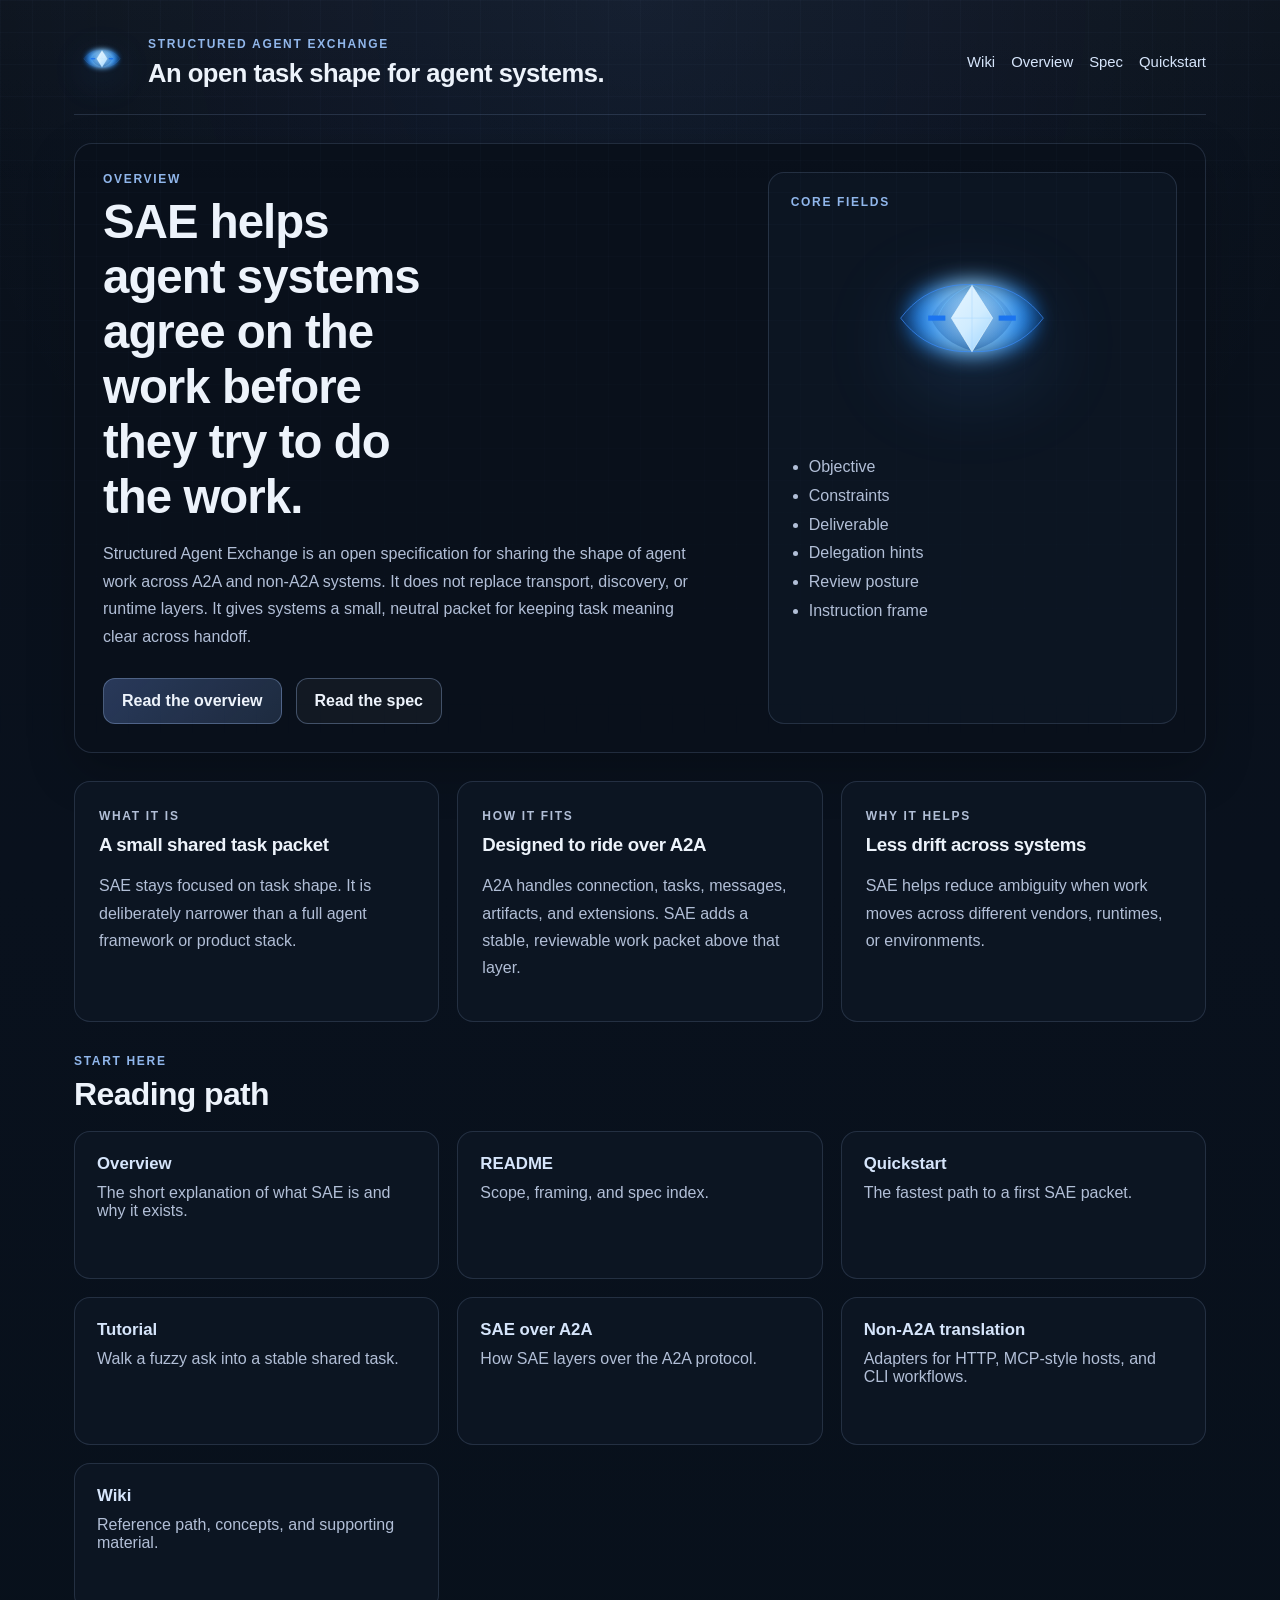
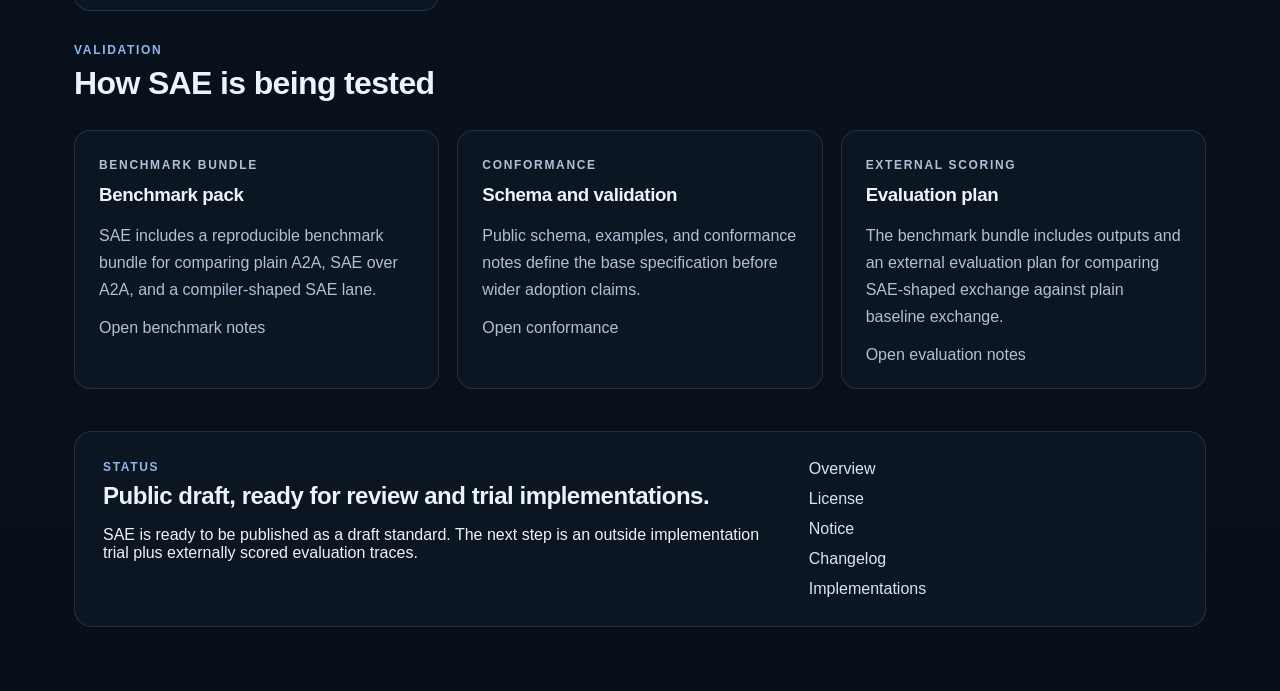
<file: docs/index.html>
<!doctype html>
<html lang="en">
  <head>
    <meta charset="utf-8" />
    <meta name="viewport" content="width=device-width, initial-scale=1" />
    <title>SAE | Structured Agent Exchange</title>
    <meta
      name="description"
      content="Structured Agent Exchange (SAE) is an open specification for sharing the shape of agent work across A2A and non-A2A systems."
    />
    <link rel="icon" href="./favicon.svg" type="image/svg+xml" />
    <link rel="stylesheet" href="./styles.css" />
  </head>
  <body>
    <div class="site-shell">
      <header class="topbar">
        <div class="brand-lockup">
          <img class="brand-mark" src="./sae-mark.svg" alt="SAE mark" />
          <div>
            <p class="eyebrow">Structured Agent Exchange</p>
            <h1>An open task shape for agent systems.</h1>
          </div>
        </div>
        <nav class="topnav">
          <a href="./wiki.html">Wiki</a>
          <a href="../OVERVIEW.md">Overview</a>
          <a href="../README.md">Spec</a>
          <a href="../QUICKSTART.md">Quickstart</a>
        </nav>
      </header>

      <main>
        <section class="hero">
          <div class="hero-copy">
            <p class="kicker">Overview</p>
            <h2>SAE helps agent systems agree on the work before they try to do the work.</h2>
            <p class="lede">
              Structured Agent Exchange is an open specification for sharing the shape of agent
              work across A2A and non-A2A systems. It does not replace transport, discovery, or
              runtime layers. It gives systems a small, neutral packet for keeping task meaning
              clear across handoff.
            </p>
            <div class="hero-actions">
              <a class="button button-primary" href="../OVERVIEW.md">Read the overview</a>
              <a class="button" href="../README.md">Read the spec</a>
            </div>
          </div>
          <div class="hero-panel">
            <p class="panel-label">Core fields</p>
            <div class="hero-mark-wrap">
              <img class="hero-mark" src="./sae-mark.svg" alt="Structured Agent Exchange logo" />
            </div>
            <ul class="feature-list">
              <li>Objective</li>
              <li>Constraints</li>
              <li>Deliverable</li>
              <li>Delegation hints</li>
              <li>Review posture</li>
              <li>Instruction frame</li>
            </ul>
          </div>
        </section>

        <section class="grid-section">
          <article class="card">
            <p class="card-kicker">What it is</p>
            <h3>A small shared task packet</h3>
            <p>
              SAE stays focused on task shape. It is deliberately narrower than a full agent
              framework or product stack.
            </p>
          </article>
          <article class="card">
            <p class="card-kicker">How it fits</p>
            <h3>Designed to ride over A2A</h3>
            <p>
              A2A handles connection, tasks, messages, artifacts, and extensions. SAE adds a
              stable, reviewable work packet above that layer.
            </p>
          </article>
          <article class="card">
            <p class="card-kicker">Why it helps</p>
            <h3>Less drift across systems</h3>
            <p>
              SAE helps reduce ambiguity when work moves across different vendors, runtimes, or
              environments.
            </p>
          </article>
        </section>

        <section class="stack-section">
          <div class="section-heading">
            <p class="kicker">Start here</p>
            <h2>Reading path</h2>
          </div>
          <div class="docs-grid">
            <a class="doc-card" href="../OVERVIEW.md">
              <strong>Overview</strong>
              <span>The short explanation of what SAE is and why it exists.</span>
            </a>
            <a class="doc-card" href="../README.md">
              <strong>README</strong>
              <span>Scope, framing, and spec index.</span>
            </a>
            <a class="doc-card" href="../QUICKSTART.md">
              <strong>Quickstart</strong>
              <span>The fastest path to a first SAE packet.</span>
            </a>
            <a class="doc-card" href="../TUTORIAL.md">
              <strong>Tutorial</strong>
              <span>Walk a fuzzy ask into a stable shared task.</span>
            </a>
            <a class="doc-card" href="../SAE-OVER-A2A.md">
              <strong>SAE over A2A</strong>
              <span>How SAE layers over the A2A protocol.</span>
            </a>
            <a class="doc-card" href="../NON-A2A-TRANSLATION.md">
              <strong>Non-A2A translation</strong>
              <span>Adapters for HTTP, MCP-style hosts, and CLI workflows.</span>
            </a>
            <a class="doc-card" href="./wiki.html">
              <strong>Wiki</strong>
              <span>Reference path, concepts, and supporting material.</span>
            </a>
          </div>
        </section>

        <section class="stack-section">
          <div class="section-heading">
            <p class="kicker">Validation</p>
            <h2>How SAE is being tested</h2>
          </div>
          <div class="grid-section">
            <article class="card">
              <p class="card-kicker">Benchmark bundle</p>
              <h3>Benchmark pack</h3>
              <p>
                SAE includes a reproducible benchmark bundle for comparing plain A2A, SAE over
                A2A, and a compiler-shaped SAE lane.
              </p>
              <a class="inline-link" href="../poc/README.md">Open benchmark notes</a>
            </article>
            <article class="card">
              <p class="card-kicker">Conformance</p>
              <h3>Schema and validation</h3>
              <p>
                Public schema, examples, and conformance notes define the base specification before
                wider adoption claims.
              </p>
              <a class="inline-link" href="../CONFORMANCE.md">Open conformance</a>
            </article>
            <article class="card">
              <p class="card-kicker">External scoring</p>
              <h3>Evaluation plan</h3>
              <p>
                The benchmark bundle includes outputs and an external evaluation plan for
                comparing SAE-shaped exchange against plain baseline exchange.
              </p>
              <a class="inline-link" href="../poc/EXTERNAL-EVALUATION-OPTIONS.md">Open evaluation notes</a>
            </article>
          </div>
        </section>

        <section class="footer-band">
          <div>
            <p class="kicker">Status</p>
            <h2>Public draft, ready for review and trial implementations.</h2>
            <p>
              SAE is ready to be published as a draft standard. The next step is an outside
              implementation trial plus externally scored evaluation traces.
            </p>
          </div>
          <div class="footer-links">
            <a href="../OVERVIEW.md">Overview</a>
            <a href="../LICENSE">License</a>
            <a href="../NOTICE">Notice</a>
            <a href="../CHANGELOG.md">Changelog</a>
            <a href="../IMPLEMENTATIONS.md">Implementations</a>
          </div>
        </section>
      </main>
    </div>
  </body>
</html>
</file>
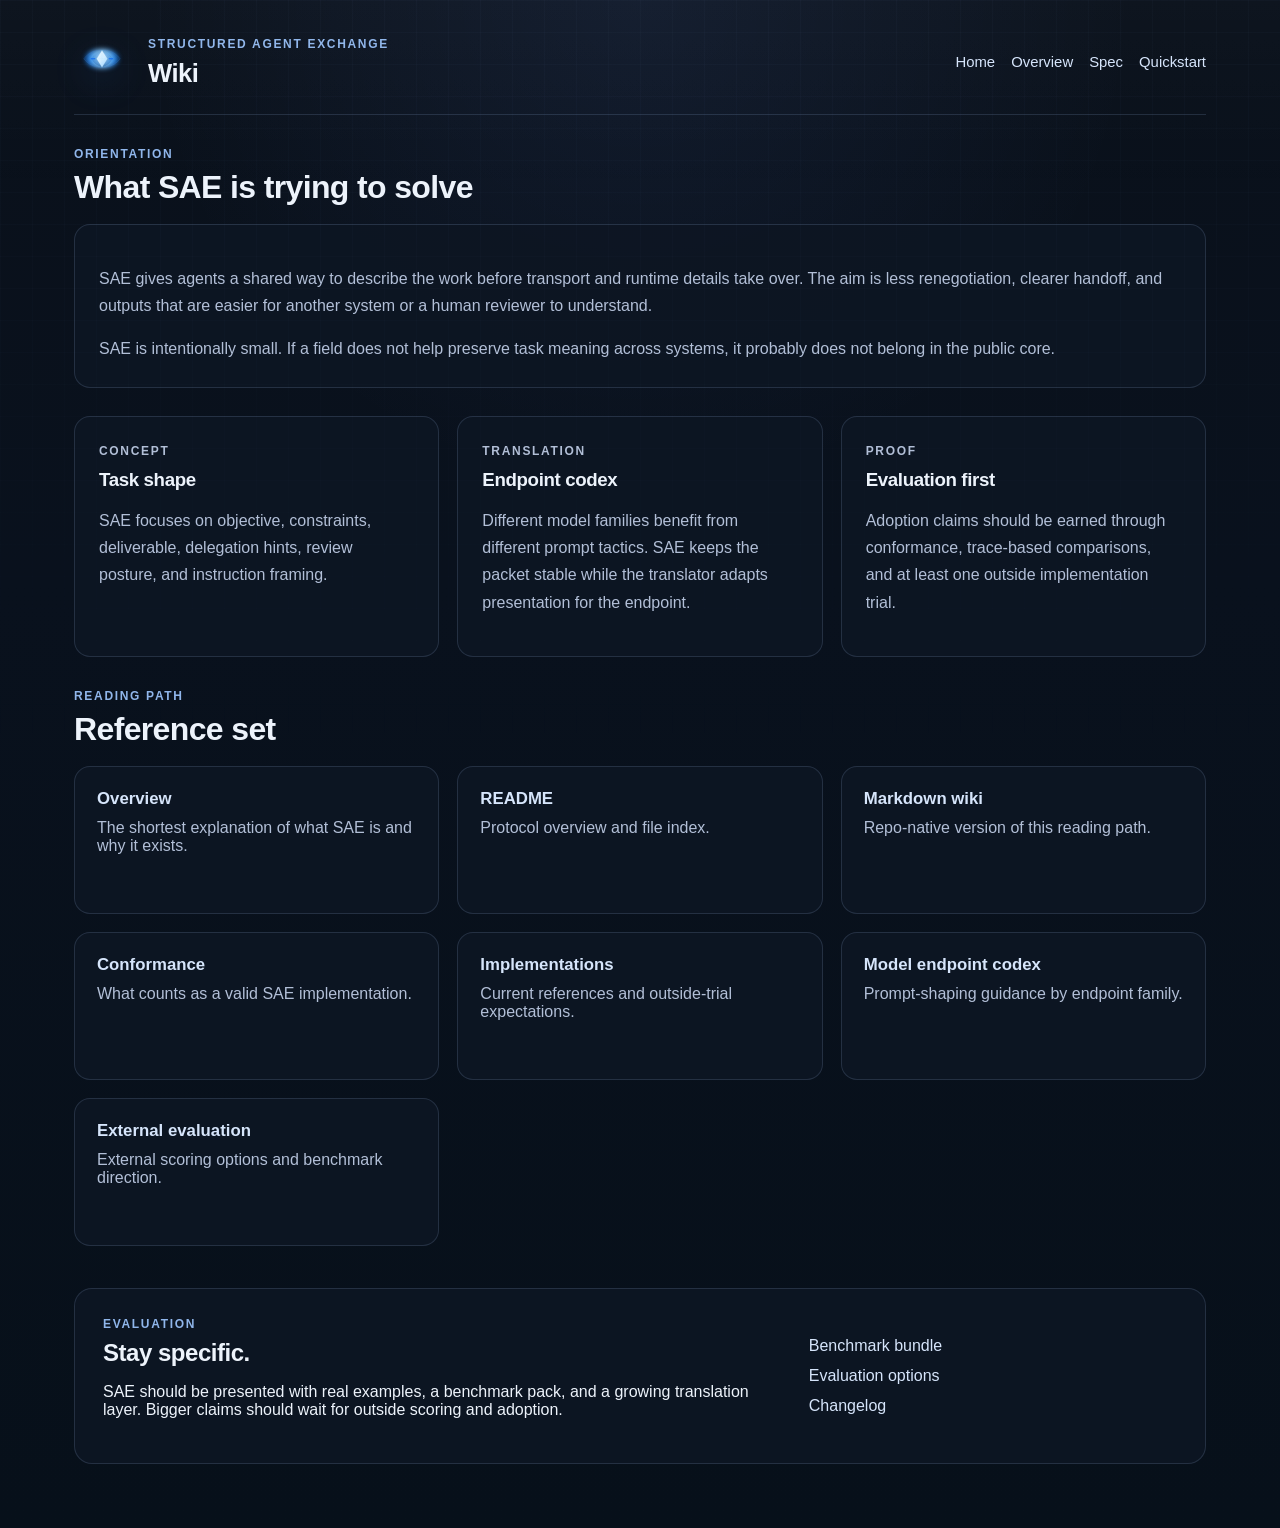
<file: docs/wiki.html>
<!doctype html>
<html lang="en">
  <head>
    <meta charset="utf-8" />
    <meta name="viewport" content="width=device-width, initial-scale=1" />
    <title>SAE Wiki</title>
    <meta
      name="description"
      content="Wiki and reading path for Structured Agent Exchange (SAE)."
    />
    <link rel="icon" href="./favicon.svg" type="image/svg+xml" />
    <link rel="stylesheet" href="./styles.css" />
  </head>
  <body>
    <div class="site-shell">
      <header class="topbar">
        <div class="brand-lockup">
          <img class="brand-mark" src="./sae-mark.svg" alt="SAE mark" />
          <div>
            <p class="eyebrow">Structured Agent Exchange</p>
            <h1>Wiki</h1>
          </div>
        </div>
        <nav class="topnav">
          <a href="./index.html">Home</a>
          <a href="../OVERVIEW.md">Overview</a>
          <a href="../README.md">Spec</a>
          <a href="../QUICKSTART.md">Quickstart</a>
        </nav>
      </header>

      <main>
        <section class="stack-section">
          <div class="section-heading">
            <p class="kicker">Orientation</p>
            <h2>What SAE is trying to solve</h2>
          </div>
          <article class="card prose-card">
            <p>
              SAE gives agents a shared way to describe the work before transport and runtime
              details take over. The aim is less renegotiation, clearer handoff, and outputs that
              are easier for another system or a human reviewer to understand.
            </p>
            <p>
              SAE is intentionally small. If a field does not help preserve task meaning across
              systems, it probably does not belong in the public core.
            </p>
          </article>
        </section>

        <section class="grid-section">
          <article class="card">
            <p class="card-kicker">Concept</p>
            <h3>Task shape</h3>
            <p>
              SAE focuses on objective, constraints, deliverable, delegation hints, review posture,
              and instruction framing.
            </p>
          </article>
          <article class="card">
            <p class="card-kicker">Translation</p>
            <h3>Endpoint codex</h3>
            <p>
              Different model families benefit from different prompt tactics. SAE keeps the packet
              stable while the translator adapts presentation for the endpoint.
            </p>
          </article>
          <article class="card">
            <p class="card-kicker">Proof</p>
            <h3>Evaluation first</h3>
            <p>
              Adoption claims should be earned through conformance, trace-based comparisons, and at
              least one outside implementation trial.
            </p>
          </article>
        </section>

        <section class="stack-section">
          <div class="section-heading">
            <p class="kicker">Reading path</p>
            <h2>Reference set</h2>
          </div>
          <div class="docs-grid">
            <a class="doc-card" href="../OVERVIEW.md">
              <strong>Overview</strong>
              <span>The shortest explanation of what SAE is and why it exists.</span>
            </a>
            <a class="doc-card" href="../README.md">
              <strong>README</strong>
              <span>Protocol overview and file index.</span>
            </a>
            <a class="doc-card" href="../WIKI.md">
              <strong>Markdown wiki</strong>
              <span>Repo-native version of this reading path.</span>
            </a>
            <a class="doc-card" href="../CONFORMANCE.md">
              <strong>Conformance</strong>
              <span>What counts as a valid SAE implementation.</span>
            </a>
            <a class="doc-card" href="../IMPLEMENTATIONS.md">
              <strong>Implementations</strong>
              <span>Current references and outside-trial expectations.</span>
            </a>
            <a class="doc-card" href="../MODEL-ENDPOINT-CODEX.md">
              <strong>Model endpoint codex</strong>
              <span>Prompt-shaping guidance by endpoint family.</span>
            </a>
            <a class="doc-card" href="../poc/EXTERNAL-EVALUATION-OPTIONS.md">
              <strong>External evaluation</strong>
              <span>External scoring options and benchmark direction.</span>
            </a>
          </div>
        </section>

        <section class="footer-band">
          <div>
            <p class="kicker">Evaluation</p>
            <h2>Stay specific.</h2>
            <p>
              SAE should be presented with real examples, a benchmark pack, and a growing
              translation layer. Bigger claims should wait for outside scoring and adoption.
            </p>
          </div>
          <div class="footer-links">
            <a href="../poc/README.md">Benchmark bundle</a>
            <a href="../poc/EXTERNAL-EVALUATION-OPTIONS.md">Evaluation options</a>
            <a href="../CHANGELOG.md">Changelog</a>
          </div>
        </section>
      </main>
    </div>
  </body>
</html>
</file>
<file: docs/styles.css>
:root {
  color-scheme: dark;
  --bg: #09111d;
  --bg-soft: #101929;
  --panel: rgba(14, 22, 35, 0.92);
  --panel-strong: rgba(10, 17, 28, 0.98);
  --border: rgba(144, 169, 214, 0.18);
  --border-strong: rgba(159, 187, 234, 0.34);
  --text: #edf3fb;
  --muted: #b2bfd7;
  --accent: #90b6eb;
  --accent-strong: #d6e5fb;
  --shadow: 0 18px 48px rgba(0, 0, 0, 0.22);
  --grid: rgba(160, 194, 255, 0.05);
}

* { box-sizing: border-box; }

html,
body {
  margin: 0;
  min-height: 100%;
  background:
    radial-gradient(circle at top center, rgba(111, 150, 255, 0.08), transparent 30%),
    linear-gradient(180deg, #0a111b 0%, #09111d 38%, #07101a 100%);
  color: var(--text);
  font-family: "Segoe UI", "Inter", "SF Pro Text", sans-serif;
}

body::before {
  content: "";
  position: fixed;
  inset: 0;
  background-image:
    linear-gradient(var(--grid) 1px, transparent 1px),
    linear-gradient(90deg, var(--grid) 1px, transparent 1px);
  background-size: 32px 32px;
  mask-image: linear-gradient(180deg, rgba(0, 0, 0, 0.5), transparent 88%);
  pointer-events: none;
}

body::after {
  content: "";
  position: fixed;
  inset: 0;
  background: linear-gradient(180deg, rgba(255, 255, 255, 0.02), transparent 22%);
  pointer-events: none;
}

a { color: var(--accent-strong); text-decoration: none; }
a:hover { color: white; }

.site-shell {
  max-width: 1180px;
  margin: 0 auto;
  padding: 20px 24px 64px;
}

.topbar {
  display: flex;
  justify-content: space-between;
  align-items: center;
  gap: 24px;
  padding: 14px 0 24px;
  border-bottom: 1px solid var(--border);
  margin-bottom: 28px;
}

.brand-lockup {
  display: flex;
  align-items: center;
  gap: 18px;
}

.brand-mark {
  display: block;
  width: 56px;
  height: 56px;
  object-fit: contain;
  filter: drop-shadow(0 10px 18px rgba(52, 131, 255, 0.16));
}

.eyebrow,
.kicker,
.card-kicker,
.panel-label {
  margin: 0 0 8px;
  color: var(--accent);
  font-size: 0.75rem;
  font-weight: 700;
  letter-spacing: 0.14em;
  text-transform: uppercase;
}

.topbar h1,
.hero h2,
.section-heading h2,
.footer-band h2,
.card h3 {
  margin: 0;
  letter-spacing: -0.02em;
}

.topbar h1 { font-size: clamp(1.35rem, 2vw, 1.7rem); }

.topnav {
  display: flex;
  flex-wrap: wrap;
  gap: 16px;
  color: var(--muted);
  font-size: 0.93rem;
}

.hero {
  display: grid;
  grid-template-columns: minmax(0, 1.4fr) minmax(280px, 0.9fr);
  gap: 28px;
  padding: 28px;
  border: 1px solid var(--border);
  border-radius: 18px;
  background: var(--panel-strong);
  box-shadow: var(--shadow);
}

.hero h2 {
  font-size: clamp(2rem, 3.7vw, 3.1rem);
  max-width: 13ch;
}

.lede {
  max-width: 68ch;
  color: var(--muted);
  font-size: 1rem;
  line-height: 1.72;
}

.hero-actions {
  display: flex;
  flex-wrap: wrap;
  gap: 14px;
  margin-top: 28px;
}

.button {
  display: inline-flex;
  align-items: center;
  justify-content: center;
  min-height: 46px;
  padding: 0 18px;
  border-radius: 12px;
  border: 1px solid var(--border-strong);
  background: rgba(255, 255, 255, 0.04);
  color: var(--text);
  font-weight: 600;
}

.button-primary {
  background: linear-gradient(135deg, rgba(125, 165, 255, 0.28), rgba(137, 184, 255, 0.16));
}

.hero-panel,
.card,
.doc-card,
.footer-band {
  border: 1px solid var(--border);
  background: var(--panel);
}

.hero-panel {
  padding: 22px;
  border-radius: 16px;
}

.hero-mark-wrap {
  display: flex;
  justify-content: center;
  padding: 4px 0 12px;
}

.hero-mark {
  width: min(100%, 220px);
  height: auto;
  filter: drop-shadow(0 24px 42px rgba(65, 156, 255, 0.22));
}

.feature-list {
  margin: 0;
  padding-left: 18px;
  color: var(--muted);
  line-height: 1.8;
}

.grid-section,
.docs-grid {
  display: grid;
  gap: 18px;
}

.grid-section {
  grid-template-columns: repeat(3, minmax(0, 1fr));
  margin-top: 28px;
}

.stack-section { margin-top: 32px; }
.section-heading { margin-bottom: 18px; }
.section-heading h2 { font-size: clamp(1.45rem, 2.6vw, 2rem); }

.card {
  padding: 24px;
  border-radius: 16px;
}

.card p {
  color: var(--muted);
  line-height: 1.7;
}

.docs-grid {
  grid-template-columns: repeat(3, minmax(0, 1fr));
}

.doc-card {
  display: flex;
  flex-direction: column;
  gap: 10px;
  min-height: 148px;
  padding: 22px;
  border-radius: 16px;
  transition: transform 180ms ease, border-color 180ms ease;
}

.doc-card:hover {
  transform: translateY(-2px);
  border-color: var(--border-strong);
}

.doc-card strong { font-size: 1.05rem; }
.doc-card span,
.inline-link { color: var(--muted); }
.prose-card p:last-child { margin-bottom: 0; }

.footer-band {
  display: grid;
  grid-template-columns: minmax(0, 1.3fr) minmax(220px, 0.7fr);
  gap: 22px;
  margin-top: 42px;
  padding: 28px;
  border-radius: 18px;
}

.footer-links {
  display: flex;
  flex-direction: column;
  gap: 12px;
  justify-content: center;
}

@media (max-width: 980px) {
  .topbar,
  .hero,
  .footer-band,
  .grid-section,
  .docs-grid {
    grid-template-columns: 1fr;
  }

  .topbar { display: grid; }
  .hero h2 { max-width: none; }
}

@media (max-width: 640px) {
  .site-shell { padding: 18px 16px 54px; }
  .hero,
  .card,
  .doc-card,
  .footer-band { border-radius: 14px; }
  .hero { padding: 22px; }
}
</file>
